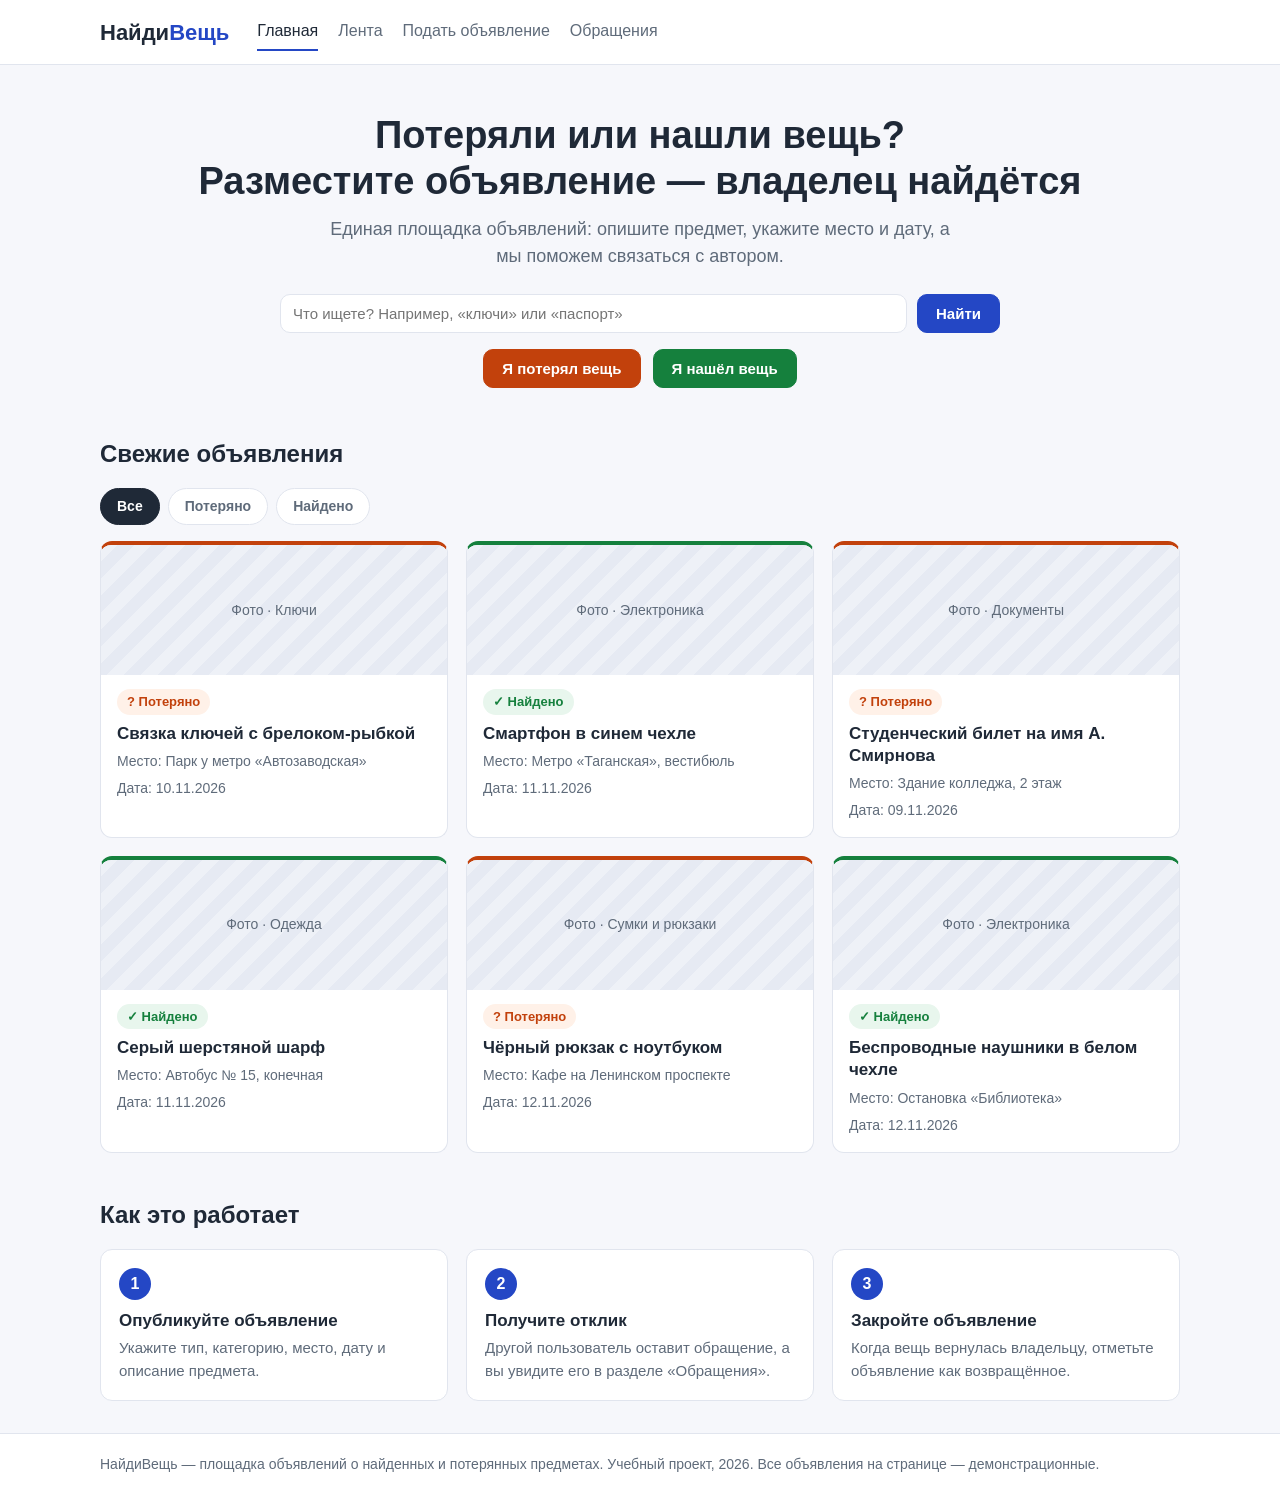
<file: src/index.html>
<!DOCTYPE html>
<html lang="ru"><head><meta charset="utf-8"><meta name="viewport" content="width=device-width,initial-scale=1">
<title>Главная — НайдиВещь</title><link rel="stylesheet" href="css/style.css"></head><body>
<header class="header"><div class="container"><a class="logo" href="index.html">Найди<span>Вещь</span></a><nav class="nav"><a href="index.html" class="active">Главная</a><a href="feed.html">Лента</a><a href="publish.html">Подать объявление</a><a href="inbox.html">Обращения</a></nav></div></header>
<main>
<section class="hero"><div class="container"><h1>Потеряли или нашли вещь?<br>Разместите объявление — владелец найдётся</h1>
<p>Единая площадка объявлений: опишите предмет, укажите место и дату, а мы поможем связаться с автором.</p>
<form class="search" action="feed.html"><input type="text" placeholder="Что ищете? Например, «ключи» или «паспорт»" aria-label="Поиск по названию"><button class="btn" type="submit">Найти</button></form>
<div class="cta"><a class="btn lost" href="publish.html?type=lost">Я потерял вещь</a><a class="btn found" href="publish.html?type=found">Я нашёл вещь</a></div></div></section>
<section class="section"><div class="container"><h2>Свежие объявления</h2>
<div class="tabs"><span class="tab on" data-filter="all">Все</span><span class="tab" data-filter="lost">Потеряно</span><span class="tab" data-filter="found">Найдено</span></div>
<div class="grid"><a class="card lost" data-type="lost" href="item.html" style="color:inherit"><div class="photo">Фото · Ключи</div><div class="card-body"><span class="badge lost">? Потеряно</span><h3>Связка ключей с брелоком-рыбкой</h3><div class="meta">Место: Парк у метро «Автозаводская»</div><div class="meta">Дата: 10.11.2026</div></div></a><a class="card found" data-type="found" href="item.html" style="color:inherit"><div class="photo">Фото · Электроника</div><div class="card-body"><span class="badge found">✓ Найдено</span><h3>Смартфон в синем чехле</h3><div class="meta">Место: Метро «Таганская», вестибюль</div><div class="meta">Дата: 11.11.2026</div></div></a><a class="card lost" data-type="lost" href="item.html" style="color:inherit"><div class="photo">Фото · Документы</div><div class="card-body"><span class="badge lost">? Потеряно</span><h3>Студенческий билет на имя А. Смирнова</h3><div class="meta">Место: Здание колледжа, 2 этаж</div><div class="meta">Дата: 09.11.2026</div></div></a><a class="card found" data-type="found" href="item.html" style="color:inherit"><div class="photo">Фото · Одежда</div><div class="card-body"><span class="badge found">✓ Найдено</span><h3>Серый шерстяной шарф</h3><div class="meta">Место: Автобус № 15, конечная</div><div class="meta">Дата: 11.11.2026</div></div></a><a class="card lost" data-type="lost" href="item.html" style="color:inherit"><div class="photo">Фото · Сумки и рюкзаки</div><div class="card-body"><span class="badge lost">? Потеряно</span><h3>Чёрный рюкзак с ноутбуком</h3><div class="meta">Место: Кафе на Ленинском проспекте</div><div class="meta">Дата: 12.11.2026</div></div></a><a class="card found" data-type="found" href="item.html" style="color:inherit"><div class="photo">Фото · Электроника</div><div class="card-body"><span class="badge found">✓ Найдено</span><h3>Беспроводные наушники в белом чехле</h3><div class="meta">Место: Остановка «Библиотека»</div><div class="meta">Дата: 12.11.2026</div></div></a></div></div></section>
<section class="section"><div class="container"><h2>Как это работает</h2><div class="how">
<div class="step"><b>1</b><h3>Опубликуйте объявление</h3><p>Укажите тип, категорию, место, дату и описание предмета.</p></div>
<div class="step"><b>2</b><h3>Получите отклик</h3><p>Другой пользователь оставит обращение, а вы увидите его в разделе «Обращения».</p></div>
<div class="step"><b>3</b><h3>Закройте объявление</h3><p>Когда вещь вернулась владельцу, отметьте объявление как возвращённое.</p></div></div></div></section></main><footer class="footer"><div class="container">НайдиВещь — площадка объявлений о найденных и потерянных предметах. Учебный проект, 2026. Все объявления на странице — демонстрационные.</div></footer>
<script src="js/main.js"></script></body></html>
</file>
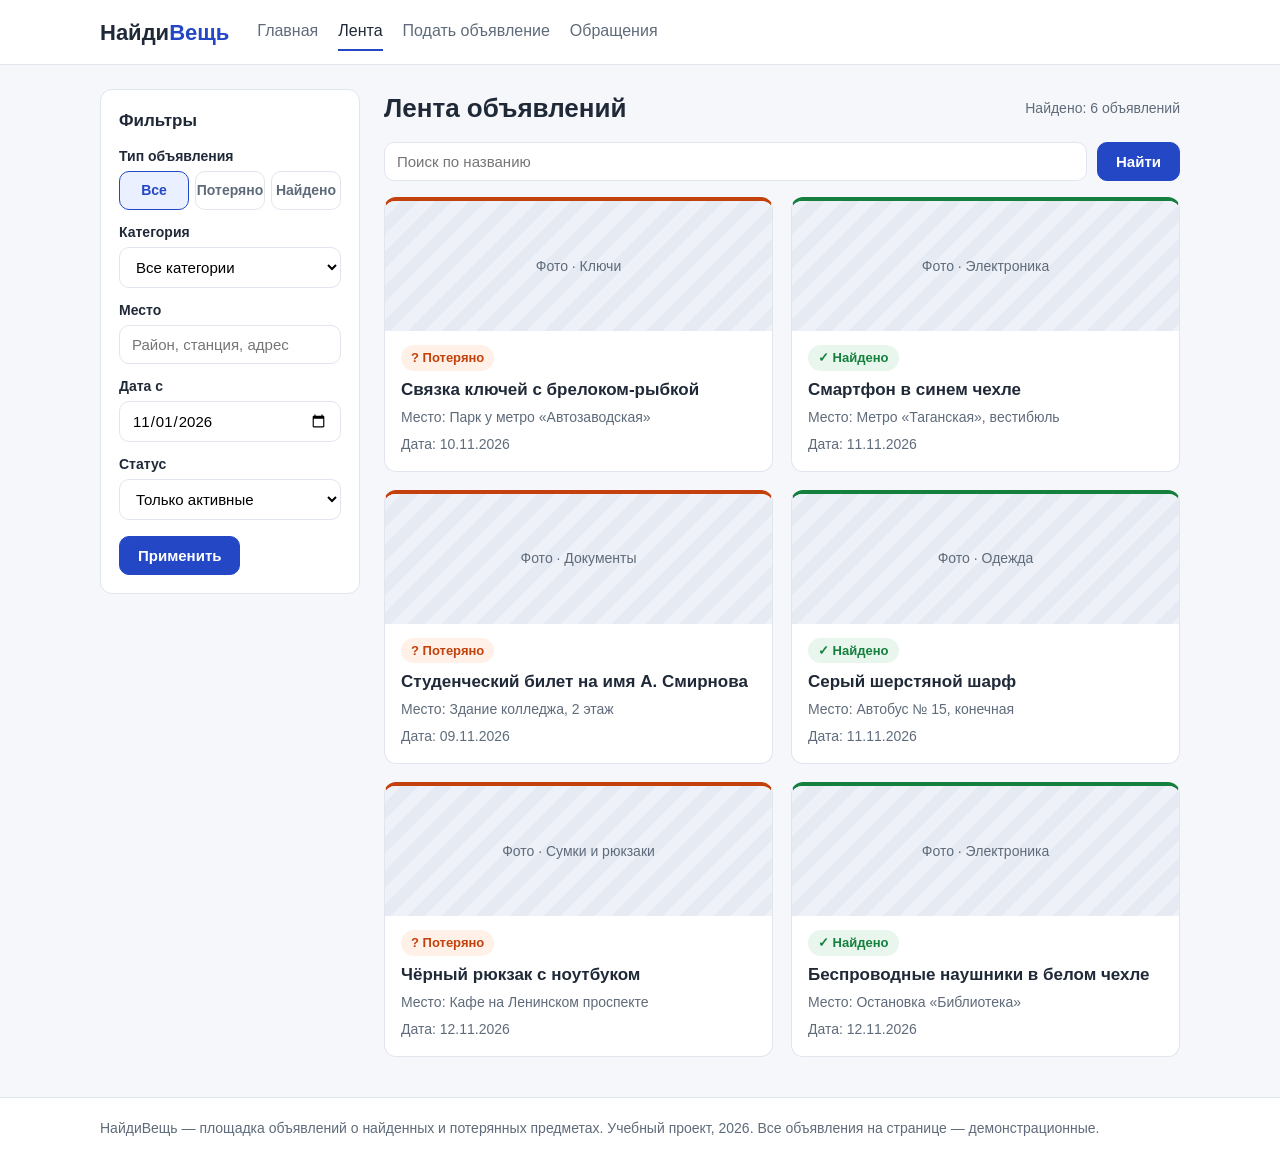
<file: src/feed.html>
<!DOCTYPE html>
<html lang="ru"><head><meta charset="utf-8"><meta name="viewport" content="width=device-width,initial-scale=1">
<title>Лента объявлений — НайдиВещь</title><link rel="stylesheet" href="css/style.css"></head><body>
<header class="header"><div class="container"><a class="logo" href="index.html">Найди<span>Вещь</span></a><nav class="nav"><a href="index.html">Главная</a><a href="feed.html" class="active">Лента</a><a href="publish.html">Подать объявление</a><a href="inbox.html">Обращения</a></nav></div></header>
<main class="container"><div class="layout">
<aside class="filters"><h3>Фильтры</h3>
<label>Тип объявления</label><div class="seg"><span class="on" data-filter="all">Все</span><span data-filter="lost">Потеряно</span><span data-filter="found">Найдено</span></div>
<label>Категория</label><select><option>Все категории</option><option>Документы</option><option>Ключи</option><option>Электроника</option><option>Сумки и рюкзаки</option><option>Одежда</option><option>Животные</option><option>Другое</option></select>
<label>Место</label><input type="text" placeholder="Район, станция, адрес">
<label>Дата с</label><input type="date" value="2026-11-01">
<label>Статус</label><select><option>Только активные</option><option>Вещь возвращена</option><option>Закрытые</option></select>
<p style="margin:16px 0 0"><a class="btn" href="#">Применить</a></p></aside>
<section><div class="toolbar"><h1>Лента объявлений</h1><span class="meta">Найдено: 6 объявлений</span></div>
<form class="search" style="margin:0 0 16px;max-width:none"><input type="text" placeholder="Поиск по названию" aria-label="Поиск по названию"><button class="btn" type="button">Найти</button></form>
<div class="grid two"><a class="card lost" data-type="lost" href="item.html" style="color:inherit"><div class="photo">Фото · Ключи</div><div class="card-body"><span class="badge lost">? Потеряно</span><h3>Связка ключей с брелоком-рыбкой</h3><div class="meta">Место: Парк у метро «Автозаводская»</div><div class="meta">Дата: 10.11.2026</div></div></a><a class="card found" data-type="found" href="item.html" style="color:inherit"><div class="photo">Фото · Электроника</div><div class="card-body"><span class="badge found">✓ Найдено</span><h3>Смартфон в синем чехле</h3><div class="meta">Место: Метро «Таганская», вестибюль</div><div class="meta">Дата: 11.11.2026</div></div></a><a class="card lost" data-type="lost" href="item.html" style="color:inherit"><div class="photo">Фото · Документы</div><div class="card-body"><span class="badge lost">? Потеряно</span><h3>Студенческий билет на имя А. Смирнова</h3><div class="meta">Место: Здание колледжа, 2 этаж</div><div class="meta">Дата: 09.11.2026</div></div></a><a class="card found" data-type="found" href="item.html" style="color:inherit"><div class="photo">Фото · Одежда</div><div class="card-body"><span class="badge found">✓ Найдено</span><h3>Серый шерстяной шарф</h3><div class="meta">Место: Автобус № 15, конечная</div><div class="meta">Дата: 11.11.2026</div></div></a><a class="card lost" data-type="lost" href="item.html" style="color:inherit"><div class="photo">Фото · Сумки и рюкзаки</div><div class="card-body"><span class="badge lost">? Потеряно</span><h3>Чёрный рюкзак с ноутбуком</h3><div class="meta">Место: Кафе на Ленинском проспекте</div><div class="meta">Дата: 12.11.2026</div></div></a><a class="card found" data-type="found" href="item.html" style="color:inherit"><div class="photo">Фото · Электроника</div><div class="card-body"><span class="badge found">✓ Найдено</span><h3>Беспроводные наушники в белом чехле</h3><div class="meta">Место: Остановка «Библиотека»</div><div class="meta">Дата: 12.11.2026</div></div></a></div></section></div></main><footer class="footer"><div class="container">НайдиВещь — площадка объявлений о найденных и потерянных предметах. Учебный проект, 2026. Все объявления на странице — демонстрационные.</div></footer>
<script src="js/main.js"></script></body></html>
</file>
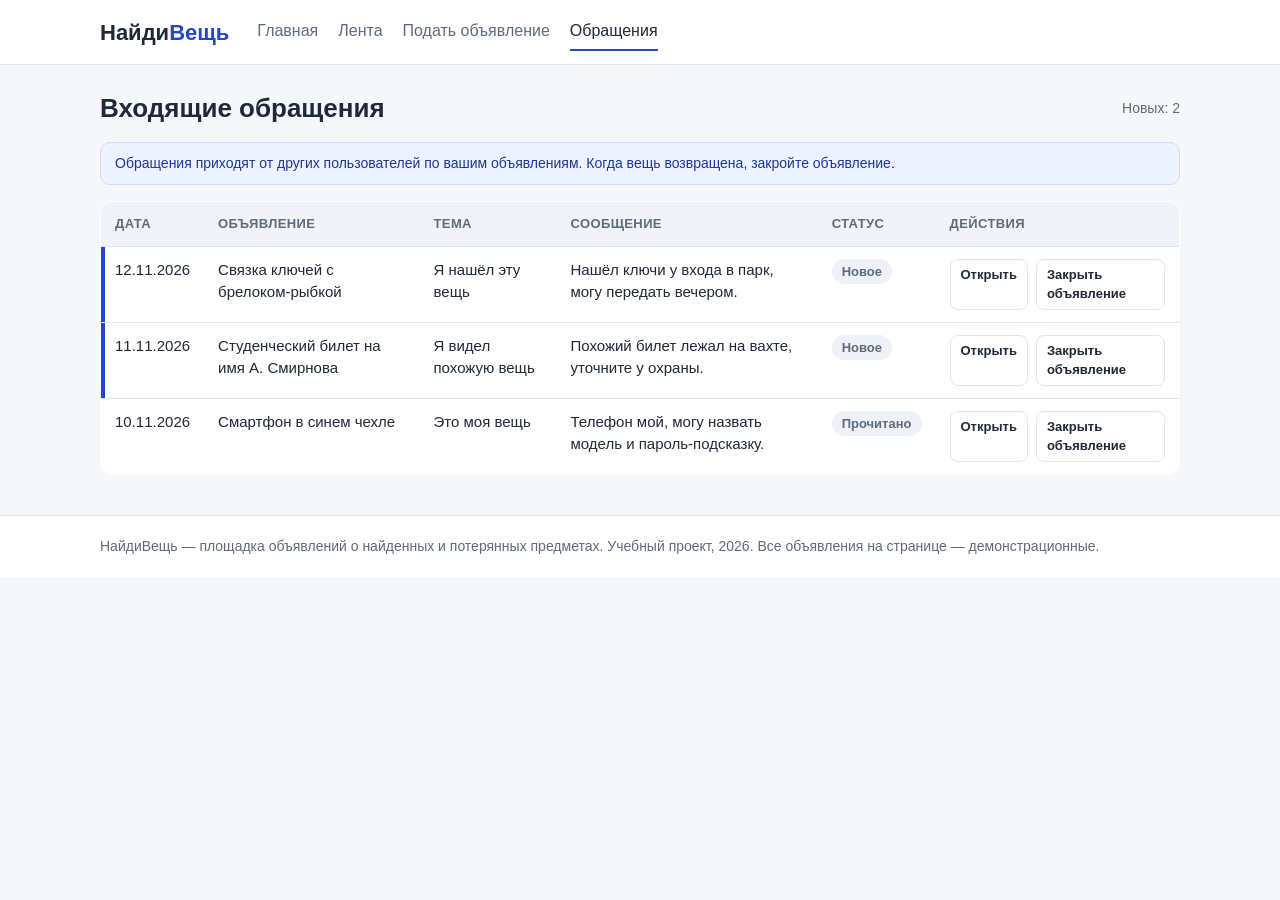
<file: src/inbox.html>
<!DOCTYPE html>
<html lang="ru"><head><meta charset="utf-8"><meta name="viewport" content="width=device-width,initial-scale=1">
<title>Входящие обращения — НайдиВещь</title><link rel="stylesheet" href="css/style.css"></head><body>
<header class="header"><div class="container"><a class="logo" href="index.html">Найди<span>Вещь</span></a><nav class="nav"><a href="index.html">Главная</a><a href="feed.html">Лента</a><a href="publish.html">Подать объявление</a><a href="inbox.html" class="active">Обращения</a></nav></div></header>
<main class="container" style="padding-top:24px;padding-bottom:40px"><div class="toolbar"><h1>Входящие обращения</h1><span class="meta">Новых: 2</span></div>
<div class="note">Обращения приходят от других пользователей по вашим объявлениям. Когда вещь возвращена, закройте объявление.</div>
<table class="inbox"><thead><tr><th>Дата</th><th>Объявление</th><th>Тема</th><th>Сообщение</th><th>Статус</th><th>Действия</th></tr></thead><tbody><tr class="new"><td>12.11.2026</td><td>Связка ключей с брелоком-рыбкой</td><td>Я нашёл эту вещь</td><td>Нашёл ключи у входа в парк, могу передать вечером.</td><td><span class="badge status">Новое</span></td><td><div class="acts"><span class="mini">Открыть</span><span class="mini">Закрыть объявление</span></div></td></tr><tr class="new"><td>11.11.2026</td><td>Студенческий билет на имя А. Смирнова</td><td>Я видел похожую вещь</td><td>Похожий билет лежал на вахте, уточните у охраны.</td><td><span class="badge status">Новое</span></td><td><div class="acts"><span class="mini">Открыть</span><span class="mini">Закрыть объявление</span></div></td></tr><tr class=""><td>10.11.2026</td><td>Смартфон в синем чехле</td><td>Это моя вещь</td><td>Телефон мой, могу назвать модель и пароль-подсказку.</td><td><span class="badge status">Прочитано</span></td><td><div class="acts"><span class="mini">Открыть</span><span class="mini">Закрыть объявление</span></div></td></tr></tbody></table></main><footer class="footer"><div class="container">НайдиВещь — площадка объявлений о найденных и потерянных предметах. Учебный проект, 2026. Все объявления на странице — демонстрационные.</div></footer>
<script src="js/main.js"></script></body></html>
</file>
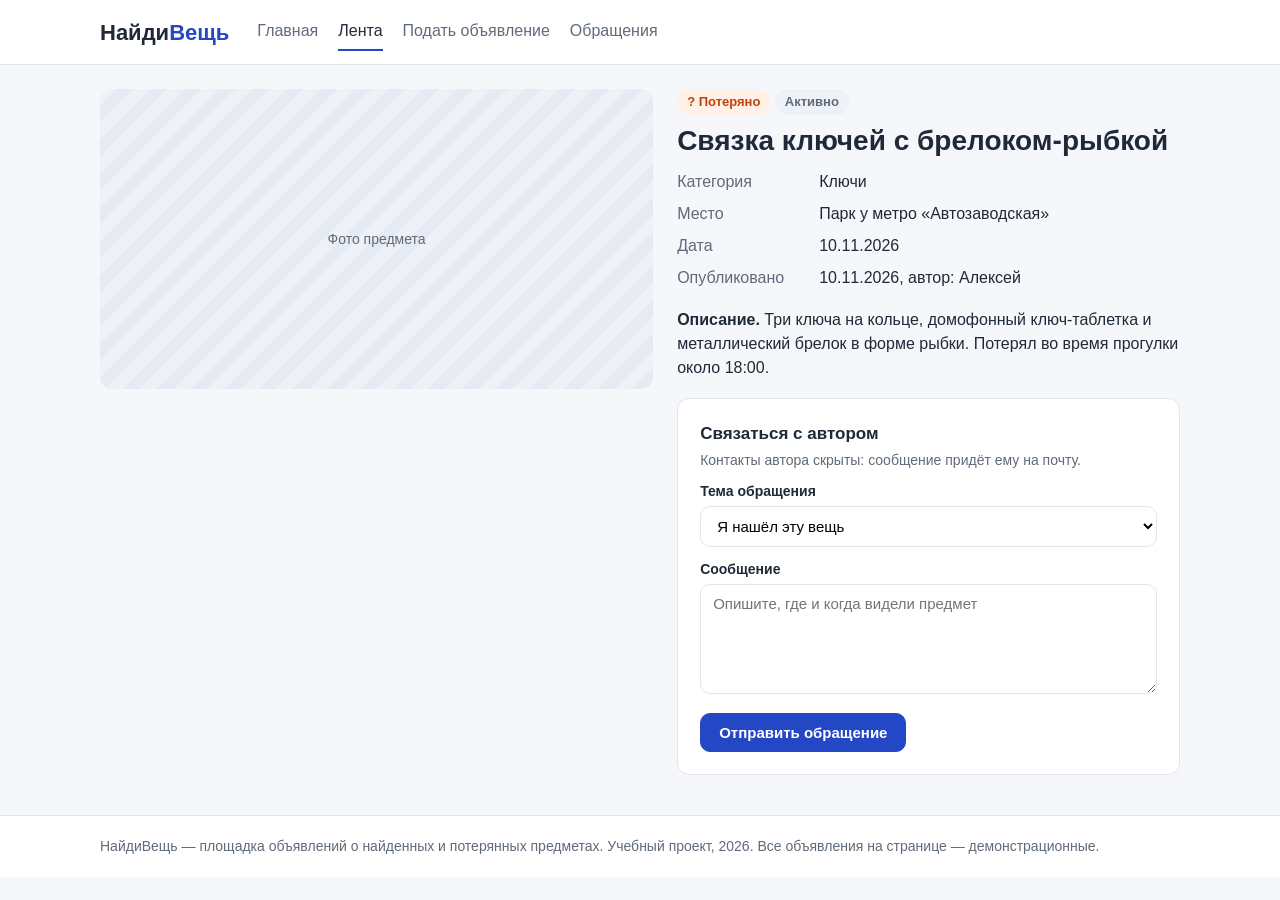
<file: src/item.html>
<!DOCTYPE html>
<html lang="ru"><head><meta charset="utf-8"><meta name="viewport" content="width=device-width,initial-scale=1">
<title>Карточка предмета — НайдиВещь</title><link rel="stylesheet" href="css/style.css"></head><body>
<header class="header"><div class="container"><a class="logo" href="index.html">Найди<span>Вещь</span></a><nav class="nav"><a href="index.html">Главная</a><a href="feed.html" class="active">Лента</a><a href="publish.html">Подать объявление</a><a href="inbox.html">Обращения</a></nav></div></header>
<main class="container"><div class="detail">
<div><div class="photo">Фото предмета</div></div>
<div><span class="badge lost">? Потеряно</span> <span class="badge status">Активно</span>
<h1>Связка ключей с брелоком-рыбкой</h1>
<dl class="dl"><dt>Категория</dt><dd>Ключи</dd><dt>Место</dt><dd>Парк у метро «Автозаводская»</dd><dt>Дата</dt><dd>10.11.2026</dd><dt>Опубликовано</dt><dd>10.11.2026, автор: Алексей</dd></dl>
<p><b>Описание.</b> Три ключа на кольце, домофонный ключ-таблетка и металлический брелок в форме рыбки. Потерял во время прогулки около 18:00.</p>
<div class="panel" style="margin-top:18px"><h3 style="margin:0 0 4px;font-size:17px">Связаться с автором</h3>
<p class="meta" style="margin:0 0 10px">Контакты автора скрыты: сообщение придёт ему на почту.</p>
<label style="margin-top:0">Тема обращения</label><select><option>Я нашёл эту вещь</option><option>Я видел похожую вещь</option><option>Другой вопрос</option></select>
<label>Сообщение</label><textarea placeholder="Опишите, где и когда видели предмет"></textarea>
<p style="margin:12px 0 0"><a class="btn" href="#">Отправить обращение</a></p></div></div></div></main><footer class="footer"><div class="container">НайдиВещь — площадка объявлений о найденных и потерянных предметах. Учебный проект, 2026. Все объявления на странице — демонстрационные.</div></footer>
<script src="js/main.js"></script></body></html>
</file>
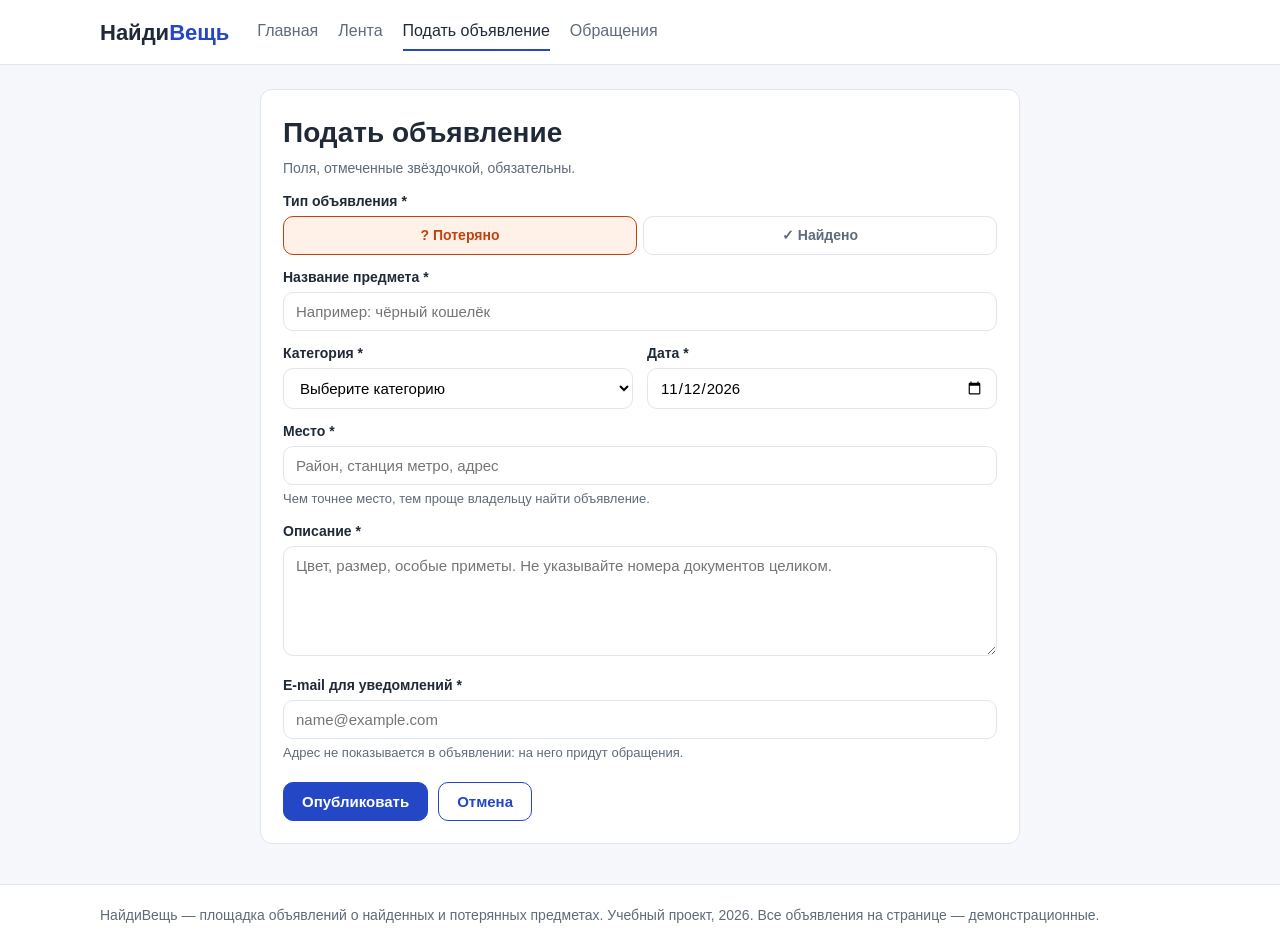
<file: src/publish.html>
<!DOCTYPE html>
<html lang="ru"><head><meta charset="utf-8"><meta name="viewport" content="width=device-width,initial-scale=1">
<title>Подать объявление — НайдиВещь</title><link rel="stylesheet" href="css/style.css"></head><body>
<header class="header"><div class="container"><a class="logo" href="index.html">Найди<span>Вещь</span></a><nav class="nav"><a href="index.html">Главная</a><a href="feed.html">Лента</a><a href="publish.html" class="active">Подать объявление</a><a href="inbox.html">Обращения</a></nav></div></header>
<main class="container"><form class="form panel" id="publish-form" action="#" method="post" novalidate>
<h1>Подать объявление</h1><p class="meta" style="margin:0 0 8px">Поля, отмеченные звёздочкой, обязательны.</p>
<label>Тип объявления *</label><div class="seg"><span class="on l" data-pick="l">? Потеряно</span><span data-pick="f">✓ Найдено</span></div>
<label for="title">Название предмета *</label><input type="text" id="title" name="title" placeholder="Например: чёрный кошелёк" required>
<div class="row"><div><label for="cat">Категория *</label><select id="cat" name="category" required><option>Выберите категорию</option><option>Документы</option><option>Ключи</option><option>Электроника</option><option>Сумки и рюкзаки</option><option>Одежда</option><option>Животные</option><option>Другое</option></select></div>
<div><label for="date">Дата *</label><input type="date" id="date" name="event_date" value="2026-11-12" required></div></div>
<label for="place">Место *</label><input type="text" id="place" name="place" placeholder="Район, станция метро, адрес" required>
<div class="hint">Чем точнее место, тем проще владельцу найти объявление.</div>
<label for="desc">Описание *</label><textarea id="desc" name="description" placeholder="Цвет, размер, особые приметы. Не указывайте номера документов целиком." required></textarea>
<label for="mail">E-mail для уведомлений *</label><input type="email" id="mail" name="email" placeholder="name@example.com" required>
<div class="hint">Адрес не показывается в объявлении: на него придут обращения.</div>
<p style="margin:20px 0 0;display:flex;gap:10px"><button class="btn" type="submit">Опубликовать</button><a class="btn ghost" href="feed.html">Отмена</a></p></form></main><footer class="footer"><div class="container">НайдиВещь — площадка объявлений о найденных и потерянных предметах. Учебный проект, 2026. Все объявления на странице — демонстрационные.</div></footer>
<script src="js/main.js"></script></body></html>
</file>
<file: src/css/style.css>
:root{--bg:#f6f7fb;--surface:#fff;--text:#1f2937;--muted:#5f6b7a;--border:#e1e5ee;--primary:#2447c5;--primary-dark:#1a3799;--lost:#c2410c;--lost-bg:#fff1e8;--found:#15803d;--found-bg:#e8f6ed;--radius:12px}
*{box-sizing:border-box}
body{margin:0;font-family:Inter,Arial,sans-serif;font-size:16px;line-height:1.5;color:var(--text);background:var(--bg)}
a{color:var(--primary);text-decoration:none}
.container{max-width:1120px;margin:0 auto;padding:0 20px}
.header{background:var(--surface);border-bottom:1px solid var(--border)}
.header .container{display:flex;align-items:center;gap:28px;height:64px}
.logo{font-weight:800;font-size:22px;color:var(--text)}
.logo span{color:var(--primary)}
.nav{display:flex;gap:20px;flex:1}
.nav a{color:var(--muted);font-weight:500;padding:6px 0;border-bottom:2px solid transparent}
.nav a.active,.nav a:hover{color:var(--text);border-bottom-color:var(--primary)}
.btn{display:inline-block;padding:10px 18px;border-radius:10px;border:1px solid var(--primary);background:var(--primary);color:#fff;font:600 15px Inter,Arial,sans-serif;cursor:pointer}
.btn:hover{background:var(--primary-dark)}
.btn.ghost{background:var(--surface);color:var(--primary)}
.btn.lost{background:var(--lost);border-color:var(--lost)}
.btn.found{background:var(--found);border-color:var(--found)}
.hero{padding:48px 0 36px;text-align:center}
.hero h1{font-size:38px;line-height:1.2;margin:0 0 12px}
.hero p{color:var(--muted);font-size:18px;margin:0 auto 24px;max-width:640px}
.search{display:flex;gap:10px;max-width:720px;margin:0 auto 16px}
.search input{flex:1;padding:13px 16px;border:1px solid var(--border);border-radius:10px;font:16px Inter,Arial,sans-serif}
.cta{display:flex;gap:12px;justify-content:center}
.section{padding:12px 0 32px}
.section h2{font-size:24px;margin:0 0 16px}
.tabs{display:flex;gap:8px;margin-bottom:16px}
.tab{padding:7px 16px;border-radius:999px;border:1px solid var(--border);background:var(--surface);color:var(--muted);font-weight:600;font-size:14px}
.tab.on{background:var(--text);border-color:var(--text);color:#fff}
.grid{display:grid;grid-template-columns:repeat(3,1fr);gap:18px}
.card{background:var(--surface);border:1px solid var(--border);border-top:4px solid var(--border);border-radius:var(--radius);overflow:hidden;display:flex;flex-direction:column}
.card.lost{border-top-color:var(--lost)}
.card.found{border-top-color:var(--found)}
.photo{height:130px;background:repeating-linear-gradient(135deg,#eef1f7,#eef1f7 12px,#e6eaf3 12px,#e6eaf3 24px);display:flex;align-items:center;justify-content:center;color:var(--muted);font-size:14px;font-weight:500}
.card-body{padding:14px 16px 16px;display:flex;flex-direction:column;gap:6px;flex:1}
.badge{align-self:flex-start;display:inline-flex;align-items:center;gap:6px;padding:3px 10px;border-radius:999px;font-size:13px;font-weight:700}
.badge.lost{background:var(--lost-bg);color:var(--lost)}
.badge.found{background:var(--found-bg);color:var(--found)}
.badge.status{background:#eef1f7;color:var(--muted)}
.card h3{font-size:17px;margin:2px 0 0;line-height:1.3}
.meta{color:var(--muted);font-size:14px}
.how{display:grid;grid-template-columns:repeat(3,1fr);gap:18px}
.step{background:var(--surface);border:1px solid var(--border);border-radius:var(--radius);padding:18px}
.step b{display:flex;width:32px;height:32px;border-radius:50%;background:var(--primary);color:#fff;align-items:center;justify-content:center;margin-bottom:8px}
.step h3{margin:0 0 4px;font-size:17px}
.step p{margin:0;color:var(--muted);font-size:15px}
.footer{border-top:1px solid var(--border);background:var(--surface);padding:20px 0;color:var(--muted);font-size:14px}
.layout{display:grid;grid-template-columns:260px 1fr;gap:24px;padding:24px 0 40px}
.filters{background:var(--surface);border:1px solid var(--border);border-radius:var(--radius);padding:18px;align-self:start}
.filters h3{margin:0 0 12px;font-size:17px}
label{display:block;font-weight:600;font-size:14px;margin:12px 0 4px}
input[type=text],input[type=date],input[type=email],select,textarea{width:100%;padding:10px 12px;border:1px solid var(--border);border-radius:10px;font:15px Inter,Arial,sans-serif;background:#fff}
textarea{min-height:110px;resize:vertical}
.seg{display:flex;gap:6px}
.seg span{flex:1;text-align:center;padding:8px 0;border:1px solid var(--border);border-radius:10px;font-weight:600;font-size:14px;color:var(--muted)}
.seg span.on{border-color:var(--primary);background:#eaf0ff;color:var(--primary)}
.seg span.on.l{border-color:var(--lost);background:var(--lost-bg);color:var(--lost)}
.seg span.on.f{border-color:var(--found);background:var(--found-bg);color:var(--found)}
.toolbar{display:flex;justify-content:space-between;align-items:center;margin-bottom:14px}
.toolbar h1{font-size:26px;margin:0}
.grid.two{grid-template-columns:repeat(2,1fr)}
.panel{background:var(--surface);border:1px solid var(--border);border-radius:var(--radius);padding:22px}
.detail{display:grid;grid-template-columns:1.1fr 1fr;gap:24px;padding:24px 0 40px}
.detail .photo{height:300px;border-radius:var(--radius)}
.detail h1{font-size:28px;margin:8px 0 12px;line-height:1.25}
.dl{display:grid;grid-template-columns:130px 1fr;gap:8px 12px;margin:0 0 18px}
.dl dt{color:var(--muted)}
.dl dd{margin:0;font-weight:500}
.form{max-width:760px;margin:24px auto 40px}
.form h1{font-size:28px;margin:0 0 4px}
.row{display:grid;grid-template-columns:1fr 1fr;gap:14px}
.hint{color:var(--muted);font-size:13px;margin-top:4px}
.err{color:var(--lost);font-size:13px;margin-top:4px;display:none}
.inbox{width:100%;border-collapse:collapse;background:var(--surface);border:1px solid var(--border);border-radius:var(--radius);overflow:hidden}
.inbox th,.inbox td{padding:12px 14px;text-align:left;border-bottom:1px solid var(--border);font-size:15px;vertical-align:top}
.inbox th{background:#f0f3fa;font-size:13px;color:var(--muted);text-transform:uppercase;letter-spacing:.03em}
.inbox tr.new td:first-child{box-shadow:inset 4px 0 var(--primary)}
.inbox .acts{display:flex;gap:8px}
.mini{padding:5px 10px;border-radius:8px;border:1px solid var(--border);font-size:13px;font-weight:600;background:#fff;color:var(--text)}
.note{background:#eef3ff;border:1px solid #cfdcff;color:#1a3799;border-radius:10px;padding:10px 14px;font-size:14px;margin-bottom:16px}
@media(max-width:800px){.grid,.how{grid-template-columns:1fr 1fr}.layout,.detail{grid-template-columns:1fr}.header .container{height:auto;flex-wrap:wrap;gap:6px 20px;padding-top:10px}.nav{order:3;width:100%;overflow-x:auto;padding-bottom:6px}}
@media(max-width:520px){.grid,.how,.grid.two,.row{grid-template-columns:1fr}.search,.cta{flex-direction:column}}
[data-filter],[data-pick]{cursor:pointer}
</file>
